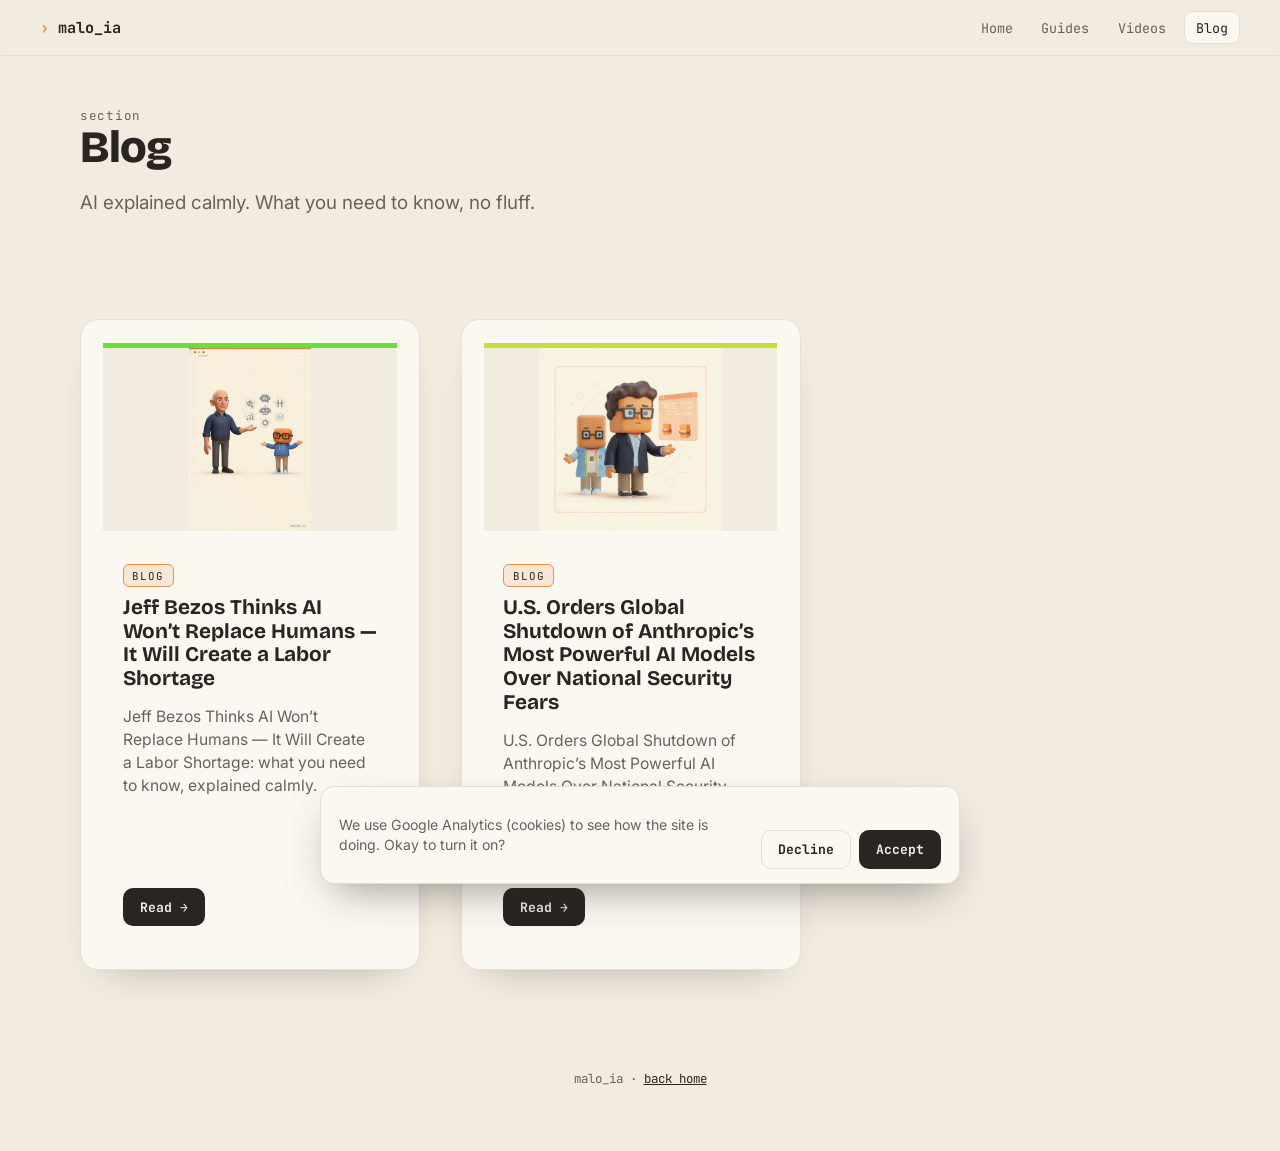
<file: blog.html>
<!DOCTYPE html>
<html lang="en">
<head>
<meta charset="UTF-8">
<meta name="viewport" content="width=device-width, initial-scale=1.0">
<title>Blog — malo_ia</title>
<meta name="description" content="AI explained calmly, no jargon, no hype.">
<link rel="preconnect" href="https://fonts.googleapis.com">
<link rel="preconnect" href="https://fonts.gstatic.com" crossorigin>
<link href="https://fonts.googleapis.com/css2?family=Bricolage+Grotesque:opsz,wght@12..96,600;12..96,800&family=Inter:wght@400;500;600&family=JetBrains+Mono:wght@400;500;700&display=swap" rel="stylesheet">
<link rel="stylesheet" href="styles.css">
<link rel="stylesheet" href="app.css">
<!-- Google tag (gtag.js) -->
<script async src="https://www.googletagmanager.com/gtag/js?id=G-9X4W5XDK38"></script>
<script>
  window.dataLayer = window.dataLayer || [];
  function gtag(){dataLayer.push(arguments);}
  gtag('js', new Date());
  gtag('config', 'G-9X4W5XDK38');
</script>
</head>
<body data-view="section" data-section="blog">

  <nav class="topnav">
    <a class="topnav__brand" href="index.html">malo_ia</a>
    <a class="topnav__link" href="index.html">Home</a>
    <a class="topnav__link" href="guias.html">Guides</a>
    <a class="topnav__link" href="memes.html">Videos</a>
    <a class="topnav__link is-active" href="blog.html">Blog</a>
  </nav>

  <header class="section" data-fallback>
    <p class="section__eyebrow">section</p>
    <h1 class="section__title">Blog</h1>
    <p class="lede">AI explained calmly. What you need to know, no fluff.</p>
  </header>

  <main class="section">
    <div id="malo-grid" class="grid"></div>
  </main>

  <footer class="foot">
    malo_ia · <a href="index.html">back home</a>
  </footer>

  <script src="app.js"></script>
</body>
</html>
</file>
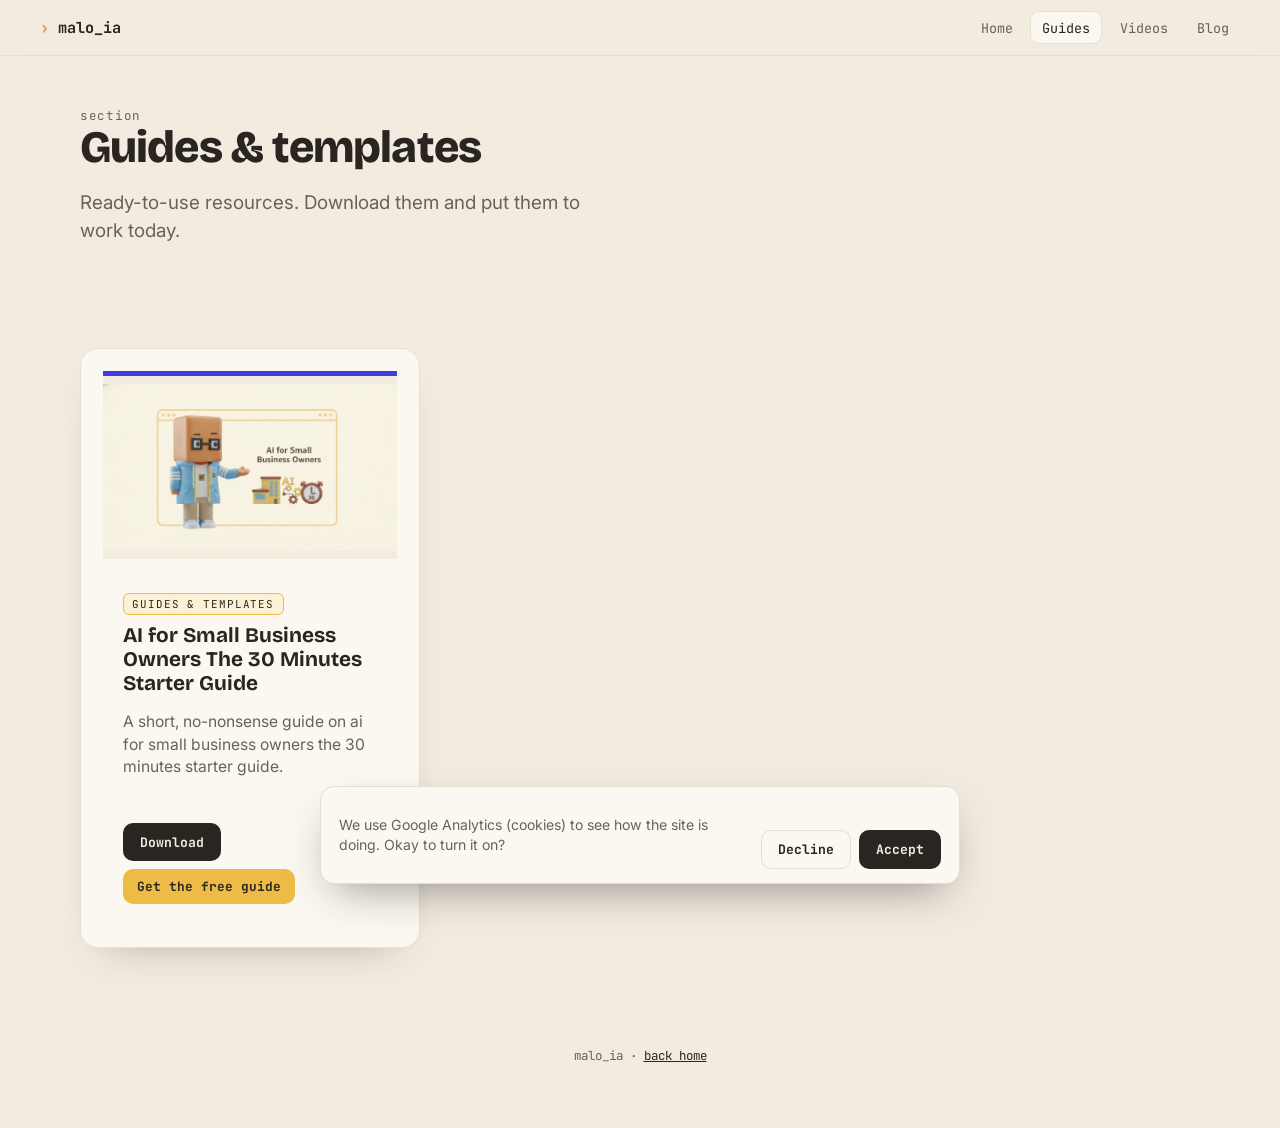
<file: guias.html>
<!DOCTYPE html>
<html lang="en">
<head>
<meta charset="UTF-8">
<meta name="viewport" content="width=device-width, initial-scale=1.0">
<title>Guides & templates — malo_ia</title>
<meta name="description" content="AI guides and templates, ready to use. Explained calmly, no jargon.">
<link rel="preconnect" href="https://fonts.googleapis.com">
<link rel="preconnect" href="https://fonts.gstatic.com" crossorigin>
<link href="https://fonts.googleapis.com/css2?family=Bricolage+Grotesque:opsz,wght@12..96,600;12..96,800&family=Inter:wght@400;500;600&family=JetBrains+Mono:wght@400;500;700&display=swap" rel="stylesheet">
<link rel="stylesheet" href="styles.css">
<link rel="stylesheet" href="app.css">
<!-- Google tag (gtag.js) -->
<script async src="https://www.googletagmanager.com/gtag/js?id=G-9X4W5XDK38"></script>
<script>
  window.dataLayer = window.dataLayer || [];
  function gtag(){dataLayer.push(arguments);}
  gtag('js', new Date());
  gtag('config', 'G-9X4W5XDK38');
</script>
</head>
<body data-view="section" data-section="guias">

  <nav class="topnav">
    <a class="topnav__brand" href="index.html">malo_ia</a>
    <a class="topnav__link" href="index.html">Home</a>
    <a class="topnav__link is-active" href="guias.html">Guides</a>
    <a class="topnav__link" href="memes.html">Videos</a>
    <a class="topnav__link" href="blog.html">Blog</a>
  </nav>

  <header class="section" data-fallback>
    <p class="section__eyebrow">section</p>
    <h1 class="section__title">Guides &amp; templates</h1>
    <p class="lede">Ready-to-use resources. Download them and put them to work today.</p>
  </header>

  <main class="section">
    <div id="malo-grid" class="grid"></div>
  </main>

  <footer class="foot">
    malo_ia · <a href="index.html">back home</a>
  </footer>

  <script src="app.js"></script>
</body>
</html>
</file>
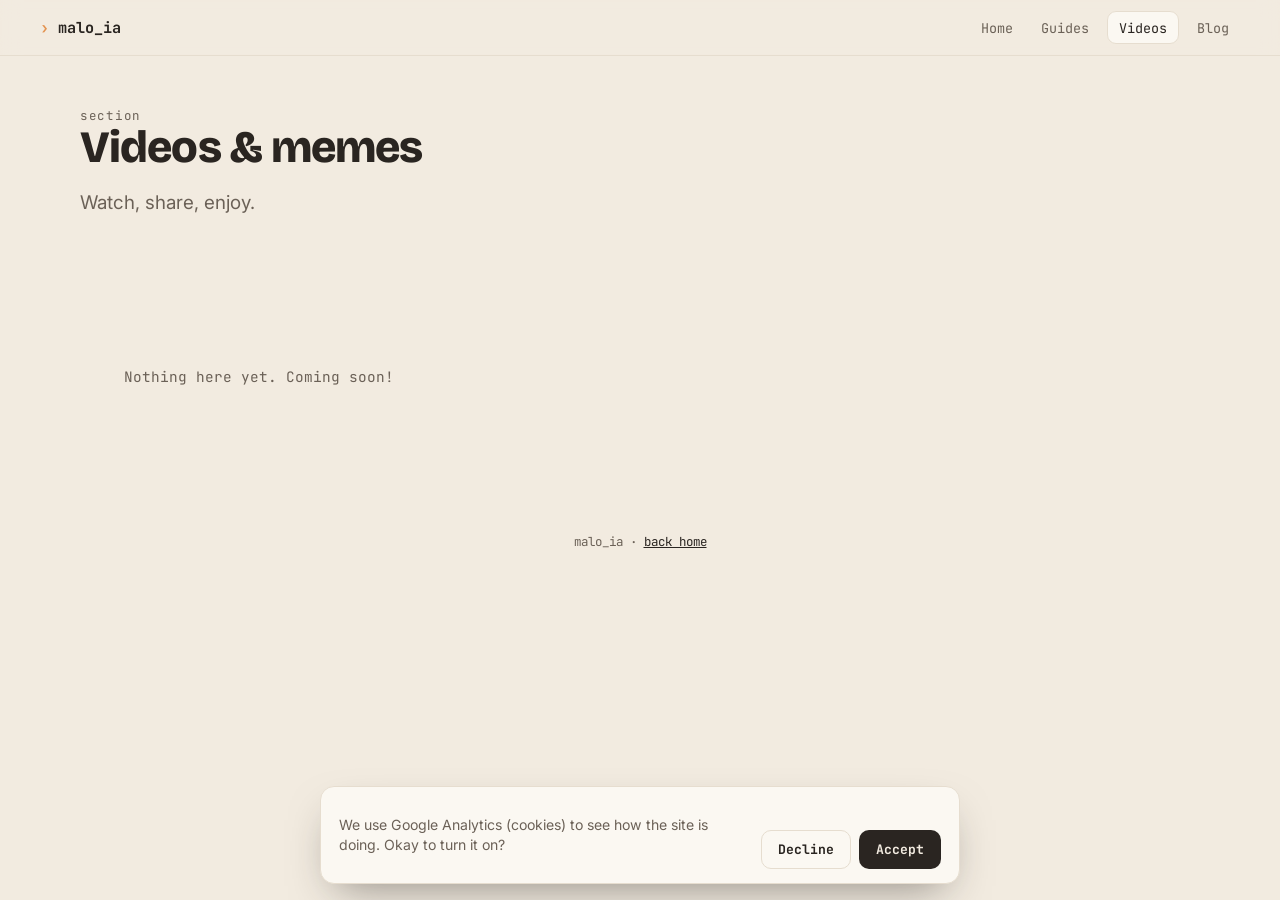
<file: memes.html>
<!DOCTYPE html>
<html lang="en">
<head>
<meta charset="UTF-8">
<meta name="viewport" content="width=device-width, initial-scale=1.0">
<title>Videos & memes — malo_ia</title>
<meta name="description" content="AI videos and memes. Watch, laugh, and share.">
<link rel="preconnect" href="https://fonts.googleapis.com">
<link rel="preconnect" href="https://fonts.gstatic.com" crossorigin>
<link href="https://fonts.googleapis.com/css2?family=Bricolage+Grotesque:opsz,wght@12..96,600;12..96,800&family=Inter:wght@400;500;600&family=JetBrains+Mono:wght@400;500;700&display=swap" rel="stylesheet">
<link rel="stylesheet" href="styles.css">
<link rel="stylesheet" href="app.css">
<!-- Google tag (gtag.js) -->
<script async src="https://www.googletagmanager.com/gtag/js?id=G-9X4W5XDK38"></script>
<script>
  window.dataLayer = window.dataLayer || [];
  function gtag(){dataLayer.push(arguments);}
  gtag('js', new Date());
  gtag('config', 'G-9X4W5XDK38');
</script>
</head>
<body data-view="section" data-section="memes">

  <nav class="topnav">
    <a class="topnav__brand" href="index.html">malo_ia</a>
    <a class="topnav__link" href="index.html">Home</a>
    <a class="topnav__link" href="guias.html">Guides</a>
    <a class="topnav__link is-active" href="memes.html">Videos</a>
    <a class="topnav__link" href="blog.html">Blog</a>
  </nav>

  <header class="section" data-fallback>
    <p class="section__eyebrow">section</p>
    <h1 class="section__title">Videos &amp; memes</h1>
    <p class="lede">Watch, share, enjoy.</p>
  </header>

  <main class="section">
    <div id="malo-grid" class="grid"></div>
  </main>

  <footer class="foot">
    malo_ia · <a href="index.html">back home</a>
  </footer>

  <script src="app.js"></script>
</body>
</html>
</file>
<file: styles.css>
/* ════════════════════════════════════════════════════════════════
   Malo IA — Landing
   Identidad: toda la web vive dentro de un "editor de código".
   Paleta derivada de BIX. Recorrido de frío → cálido al bajar.
   ════════════════════════════════════════════════════════════════ */

:root{
  --ink:        #2a2521;   /* texto, casi negro cálido */
  --ink-soft:   #6b6157;
  --cream:      #f2ebe0;   /* fondo cálido base */
  --panel:      #fbf8f2;   /* paneles claros */
  --orange:     #e3924f;   /* acento BIX */
  --blue:       #8cbdd9;   /* hoodie BIX */
  --yellow:     #efbb47;   /* cierre BIX (pop) */
  --night:      #16212e;   /* el ruido (frío/oscuro) */
  --night-soft: #243446;

  --maxw: 1120px;
  --r: 16px;

  --font-display: "Bricolage Grotesque", system-ui, sans-serif;
  --font-body: "Inter", system-ui, sans-serif;
  --font-mono: "JetBrains Mono", ui-monospace, monospace;
}

*{ box-sizing:border-box; margin:0; padding:0; }
html{ scroll-behavior:smooth; }
body{
  font-family:var(--font-body);
  color:var(--ink);
  background:var(--cream);
  -webkit-font-smoothing:antialiased;
  overflow-x:hidden;
}
img{ display:block; max-width:100%; }

.wrap{ width:min(100% - 2.5rem, var(--maxw)); margin-inline:auto; }

/* ── Tipografía compartida ───────────────────────────────────────── */
.eyebrow{
  font-family:var(--font-mono);
  font-size:.78rem; letter-spacing:.14em; text-transform:lowercase;
  color:var(--ink-soft); margin-bottom:1rem;
}
.headline{
  font-family:var(--font-display); font-weight:800;
  font-size:clamp(2rem, 6vw, 3.6rem); line-height:1.02;
  letter-spacing:-.02em; max-width:16ch;
}
.lede{
  font-size:clamp(1rem, 1.6vw, 1.18rem); line-height:1.5;
  color:var(--ink-soft); max-width:42ch; margin-top:1.1rem;
}

/* ════════════════════  S1 · HERO  ════════════════════ */
.hero{
  min-height:100svh; display:flex; align-items:center;
  padding:5rem 0 3rem; background:var(--cream);
}
.hero .wrap{ display:flex; flex-direction:column; align-items:center; text-align:center; }
.brandmark{
  font-family:var(--font-mono); font-weight:700; font-size:.95rem;
  letter-spacing:.05em; color:var(--ink); margin-bottom:1.6rem;
}
.brandmark::before{ content:"› "; color:var(--orange); }

/* la ventana de editor = firma del sitio */
.editor{
  width:min(100%, 880px);
  background:var(--panel);
  border:1px solid #e6ddcf;
  border-radius:var(--r);
  box-shadow:0 30px 60px -28px rgba(42,37,33,.45), 0 2px 0 #fff inset;
  overflow:hidden;
}
.editor__bar{
  display:flex; align-items:center; gap:.5rem;
  padding:.7rem 1rem; background:#f4eee3; border-bottom:1px solid #e9e0d1;
}
.dot{ width:11px; height:11px; border-radius:50%; }
.dot--orange{ background:var(--orange); }
.dot--blue{ background:var(--blue); }
.dot--yellow{ background:var(--yellow); }
.editor__tab{
  font-family:var(--font-mono); font-size:.8rem; color:var(--ink-soft);
  margin-left:.7rem; padding:.15rem .6rem; background:#fff;
  border:1px solid #e9e0d1; border-radius:7px;
}
.editor__status{
  font-family:var(--font-mono); font-size:.72rem; color:var(--orange);
  margin-left:auto; display:flex; align-items:center; gap:.4rem;
}
.editor__status::before{
  content:""; width:7px; height:7px; border-radius:50%;
  background:var(--orange); box-shadow:0 0 0 0 rgba(227,146,79,.6);
  animation:pulse 2s infinite;
}
@keyframes pulse{ 70%{ box-shadow:0 0 0 6px rgba(227,146,79,0);} 100%{ box-shadow:0 0 0 0 rgba(227,146,79,0);} }

.editor__stage{
  position:relative; aspect-ratio:16/9; overflow:hidden; background:#dfe7ee;
}
.editor__stage > spline-viewer,
.editor__stage > iframe{ position:absolute; inset:0; width:100%; height:100%; border:0; }
.stage__bg{ position:absolute; inset:0; width:100%; height:100%; object-fit:cover; }
.stage__bix{
  position:absolute; bottom:-2%; left:50%; transform:translateX(-50%);
  width:34%; min-width:160px; object-fit:contain; filter:drop-shadow(0 18px 22px rgba(0,0,0,.18));
}
.stage__comment{
  position:absolute; left:1rem; top:1rem;
  font-family:var(--font-mono); font-size:.8rem; color:#fff;
  background:rgba(22,33,46,.55); padding:.3rem .65rem; border-radius:6px;
  backdrop-filter:blur(3px);
}

.hero__title{
  font-family:var(--font-display); font-weight:800;
  font-size:clamp(1.8rem, 4.4vw, 3rem); line-height:1.04; letter-spacing:-.02em;
  max-width:18ch; margin:2.4rem auto 0;
}
.hero__sub{ font-size:clamp(1rem,1.6vw,1.18rem); color:var(--ink-soft); margin-top:1rem; }
.hero__cue{
  font-family:var(--font-mono); font-size:.78rem; color:var(--ink-soft);
  margin-top:2.4rem; display:flex; flex-direction:column; align-items:center; gap:.3rem;
}
.hero__cue span{ animation:bob 1.8s ease-in-out infinite; font-size:1rem; }
@keyframes bob{ 50%{ transform:translateY(5px);} }

/* ════════════════════  Escenas (común)  ════════════════════ */
.scene{ position:relative; min-height:100svh; display:flex; align-items:center; overflow:hidden; }
.scene__bg{ position:absolute; inset:0; width:100%; height:120%; top:-10%; object-fit:cover; z-index:0; }
.scene__inner{ position:relative; z-index:2; width:min(100% - 2.5rem, var(--maxw)); margin-inline:auto;
  padding:6rem 0; display:flex; align-items:center; gap:2rem; }
.scene__inner--center{ flex-direction:column; text-align:center; justify-content:center; }
.copy{ position:relative; z-index:2; }

/* ── S2 · El ruido (capas + pin) ── */
.scene--noise{ background:var(--night); color:#eaf0f6; }
.scene--noise .eyebrow{ color:#8aa0b6; }
.scene--noise .lede{ color:#eaf1f8; }
.layers{ position:relative; width:100%; height:100svh; display:flex; align-items:center; justify-content:center; }
.layer{ position:absolute; inset:0; width:100%; height:100%; object-fit:cover; }
.layer--bg{ z-index:0; opacity:.9; }
.layer--front{ z-index:1; opacity:.95; }
.layer--char{ z-index:2; object-fit:contain; width:auto; height:46%; left:50%; top:54%; transform:translate(-50%,-50%); }
.scene--noise .copy{ z-index:3; text-align:center; padding:1.8rem 1.6rem; border-radius:18px;
  text-shadow:0 2px 18px rgba(0,0,0,.92);
  background:radial-gradient(ellipse at center, rgba(8,13,20,.62), rgba(8,13,20,0) 72%); }
.copy--center{ margin-inline:auto; }

/* ── S3 · Te tengo ── */
.scene--order{ background:#ece2d2; }
.scene--order .copy{
  background:rgba(251,248,242,.80);
  -webkit-backdrop-filter:blur(7px); backdrop-filter:blur(7px);
  padding:1.7rem 1.9rem; border-radius:16px;
  border:1px solid rgba(255,255,255,.55);
  box-shadow:0 18px 40px -28px rgba(42,37,33,.5);
}
.figure--right{ width:42%; max-width:460px; object-fit:contain; margin-left:auto;
  filter:drop-shadow(0 24px 30px rgba(0,0,0,.16)); }
@media (max-width:780px){ .scene--order .scene__inner{ flex-direction:column-reverse; } .figure--right{ width:78%; margin:0 auto; } }

/* ── S4 · Lo que aprendes (riel horizontal) ── */
.scene--value{ background:#f4eee4; display:block; align-items:initial; }
.value__head{ position:relative; z-index:2; padding-top:6rem; }
.rail{ position:relative; z-index:2; height:100svh; display:flex; align-items:center; }
.rail__track{ display:flex; gap:1.5rem; padding:0 max(2.5rem, calc((100vw - var(--maxw))/2)); will-change:transform; }
.card{
  flex:0 0 78vw; max-width:340px; background:var(--panel);
  border:1px solid #e8dfd0; border-radius:18px; padding:1.4rem;
  box-shadow:0 20px 40px -26px rgba(42,37,33,.4);
}
@media (min-width:780px){ .card{ flex-basis:320px; } }
.card img{ width:100%; aspect-ratio:16/10; object-fit:contain; margin-bottom:1rem; }
.card h3{ font-family:var(--font-display); font-weight:700; font-size:1.3rem; margin-bottom:.4rem; }
.card p{ color:var(--ink-soft); font-size:.98rem; line-height:1.45; }
.card--bix{ background:linear-gradient(160deg,#fff,#f3ebdc); border-color:var(--yellow); }

/* ── S5 · El cambio (wipe antes/después) ── */
.scene--shift{ background:#efe6d8; }
.beforeafter{ position:relative; width:min(100%, 820px); aspect-ratio:16/9;
  margin:2rem auto 0; border-radius:var(--r); overflow:hidden;
  box-shadow:0 30px 60px -30px rgba(42,37,33,.5); }
.ba{ position:absolute; inset:0; width:100%; height:100%; object-fit:cover; }
.ba--before{ z-index:1; filter:saturate(.8); }
.ba--after{ z-index:2; clip-path:inset(0 0 0 100%); } /* JS revela */
.ba__tag{ position:absolute; bottom:1rem; z-index:3; font-family:var(--font-mono);
  font-size:.72rem; padding:.25rem .6rem; border-radius:6px; background:rgba(255,255,255,.85); }
.ba__tag--before{ left:1rem; }
.ba__tag--after{ right:1rem; background:var(--yellow); }

/* ── S6 · CTA ── */
.scene--cta{ background:#f2e6d2; }
.figure--wave{ width:34%; max-width:300px; object-fit:contain; margin:0 auto 1.5rem;
  filter:drop-shadow(0 22px 26px rgba(0,0,0,.16)); }
.btn{
  display:inline-block; margin-top:1.8rem; font-family:var(--font-mono); font-weight:700;
  font-size:.95rem; color:#fff; background:var(--ink); text-decoration:none;
  padding:.9rem 1.6rem; border-radius:10px; transition:transform .15s ease, background .15s ease;
}
.btn:hover{ transform:translateY(-2px); background:var(--orange); }
.btn:focus-visible{ outline:3px solid var(--blue); outline-offset:3px; }
.signoff{ font-family:var(--font-mono); font-size:.76rem; color:var(--ink-soft); margin-top:2.4rem; }

/* ── Redes sociales (CTA) ── */
.social__label{ font-family:var(--font-mono); font-size:.8rem; color:var(--ink-soft); margin-top:1.8rem; }
.social{ display:flex; flex-wrap:wrap; gap:.7rem; justify-content:center; margin-top:.9rem; }
.social__link{
  font-family:var(--font-mono); font-weight:700; font-size:.92rem;
  color:var(--ink); text-decoration:none;
  padding:.7rem 1.15rem; border-radius:10px;
  background:var(--panel); border:1px solid #e6ddcf;
  transition:transform .15s ease, background .15s ease, color .15s ease, border-color .15s ease;
}
.social__link::before{ content:"\203A  "; color:var(--orange); }
.social__link:hover{ transform:translateY(-2px); background:var(--ink); color:var(--cream); border-color:var(--ink); }
.social__link:hover::before{ color:var(--yellow); }
.social__link:focus-visible{ outline:3px solid var(--blue); outline-offset:3px; }

/* ── Animación base (revelado) ── */
[data-anim="up"]{ opacity:0; transform:translateY(24px); }
.is-in[data-anim="up"], [data-anim="up"].is-in{ opacity:1; transform:none; }

/* ── Accesibilidad / movimiento reducido ── */
@media (prefers-reduced-motion:reduce){
  html{ scroll-behavior:auto; }
  *{ animation:none !important; transition:none !important; }
  [data-anim="up"]{ opacity:1; transform:none; }
  .ba--after{ clip-path:inset(0 0 0 0); } /* muestra el "después" fijo */
}

/* ── Foco visible global ── */
a:focus-visible, button:focus-visible{ outline:3px solid var(--blue); outline-offset:3px; }
</file>
<file: app.css>
/* ════════════════════════════════════════════════════════════════
   malo_ia — componentes de contenido (carrusel + secciones + nav)
   Usa las mismas variables que styles.css (:root). Responsive y con
   la misma vibra cálida de la landing.
   ════════════════════════════════════════════════════════════════ */

/* ── Ajustes a la landing ──────────────────────────────────────────────────
   1) En las escenas centradas, el título y el lede comparten el mismo eje
      (sin margin auto, el lede quedaba corrido a la izquierda).
   2) S2 ahora es cálida: el eyebrow gris-azulado se perdía → tono cálido legible. */
.scene--noise .headline, .scene--noise .lede,
.scene__inner--center .headline, .scene__inner--center .lede{ margin-inline:auto; }
.scene--noise .eyebrow{ color:#f3ead9; }

/* 3) S4 'what you learn': llenar el hueco entre el titulo y las tarjetas con
      una linea de apoyo + BIX presentando (flota suave), y subir las cards. */
.value__head{ display:flex; align-items:center; gap:2.5rem; flex-wrap:wrap; padding-top:5rem; }
.value__intro{ flex:1 1 360px; }
.value__intro .lede{ margin-top:1.1rem; }
.value__bix{
  flex:0 0 auto; width:min(34%, 300px); object-fit:contain;
  filter:drop-shadow(0 18px 26px rgba(42,37,33,.18));
  animation: valBixFloat 5s ease-in-out infinite;
}
@keyframes valBixFloat{ 0%,100%{ transform:translateY(0); } 50%{ transform:translateY(-12px); } }
.scene--value .rail{ height:auto; min-height:auto; padding:2.5rem 0 3.5rem; }
@media (max-width:780px){
  .value__bix{ width:62%; margin:0 auto; }
  .value__head{ padding-top:4rem; }
}
@media (prefers-reduced-motion:reduce){ .value__bix{ animation:none; } }

/* 4) S6 'your turn': el texto secundario se perdia sobre el fondo brillante.
      Lo paso a oscuro con un halo suave + agrego botones a las secciones. */
.scene--cta .eyebrow,
.scene--cta .lede,
.scene--cta .social__label,
.scene--cta .signoff{
  color: var(--ink);
  text-shadow: 0 1px 2px rgba(255,251,244,.6), 0 2px 16px rgba(255,251,244,.85);
}
.scene--cta .lede{ font-weight:500; }
.cta-sections{ display:flex; gap:.7rem; flex-wrap:wrap; justify-content:center; margin-top:1.9rem; }
.cta-sections .btn{ font-size:.9rem; padding:.85rem 1.4rem; }

/* ── Nav superior (para movernos entre apartados) ── */
.topnav{
  position:sticky; top:0; z-index:50;
  display:flex; align-items:center; gap:.4rem; flex-wrap:wrap;
  padding:.7rem clamp(1rem, 4vw, 2.5rem);
  background:rgba(242,235,224,.82); backdrop-filter:blur(10px);
  border-bottom:1px solid var(--border, #e6ddcf);
}
.topnav__brand{
  font-family:var(--font-mono); font-weight:700; font-size:.95rem;
  color:var(--ink); text-decoration:none; margin-right:auto;
}
.topnav__brand::before{ content:"› "; color:var(--orange); }
.topnav__link{
  font-family:var(--font-mono); font-size:.84rem; color:var(--ink-soft);
  text-decoration:none; padding:.4rem .7rem; border-radius:9px;
  transition:background .15s ease, color .15s ease;
}
.topnav__link:hover{ background:var(--panel); color:var(--ink); }
.topnav__link.is-active{ color:var(--ink); background:var(--panel); border:1px solid var(--border,#e6ddcf); }

/* ── Encabezado de sección ── */
.section{ width:min(100% - 2.5rem, var(--maxw)); margin:0 auto; padding:3.2rem 0; }
.section__head{ margin-bottom:1.6rem; }
.section__head--row{ display:flex; align-items:flex-end; justify-content:space-between; gap:1rem; flex-wrap:wrap; }
.section__eyebrow{
  font-family:var(--font-mono); font-size:.78rem; letter-spacing:.14em;
  text-transform:lowercase; color:var(--ink-soft);
}
.section__title{
  font-family:var(--font-display); font-weight:800;
  font-size:clamp(1.7rem, 5vw, 2.8rem); line-height:1.04; letter-spacing:-.02em;
}
.section__more{
  font-family:var(--font-mono); font-size:.85rem; color:var(--ink);
  text-decoration:none; border-bottom:2px solid var(--yellow);
}

/* ── Ajustes responsive (móvil / tablet) ── */
@media (max-width:560px){
  .section{ padding:2.2rem 0; }
  .topnav{ padding:.6rem .9rem; gap:.2rem; }
  .topnav__link{ padding:.35rem .5rem; font-size:.8rem; }
  .article{ padding:1.6rem 0 1rem; }
  .carousel__rail{ padding-left:1rem; padding-right:1rem; }
}

/* ── Carrusel "lo nuevo" ── */
.carousel{ position:relative; }
.carousel__rail{
  display:flex; gap:1.2rem; overflow-x:auto; scroll-snap-type:x mandatory;
  padding:.4rem clamp(1rem,4vw,2.5rem) 1.4rem;
  scrollbar-width:none; -ms-overflow-style:none;
}
.carousel__rail::-webkit-scrollbar{ display:none; }

/* tarjeta del carrusel: SOLO imagen + título en negrita (sin apreturas) */
.snap{
  scroll-snap-align:start; flex:0 0 78vw; max-width:360px;
  text-decoration:none; color:var(--ink); display:block;
}
@media (min-width:780px){ .snap{ flex-basis:360px; } }
.snap__cover{
  width:100%; aspect-ratio:16/9; object-fit:cover; display:block;
  border-radius:16px; border:1px solid var(--border, #e8dfd0); background:var(--cream);
  box-shadow:0 20px 40px -28px rgba(42,37,33,.4);
  transition:transform .18s ease, box-shadow .18s ease;
}
.snap:hover .snap__cover{ transform:translateY(-3px); box-shadow:0 26px 48px -24px rgba(42,37,33,.5); }
.snap__title{
  font-family:var(--font-display); font-weight:800; font-size:1.2rem; line-height:1.18;
  letter-spacing:-.01em; margin-top:.8rem;
}
.snap__title::after{
  content:""; display:block; width:40px; height:4px; border-radius:3px;
  background:var(--acc, var(--orange)); margin-top:.55rem;
}
.carousel__btn{
  position:absolute; top:38%; z-index:5; width:42px; height:42px; border:0; cursor:pointer;
  border-radius:50%; background:var(--ink); color:var(--cream); font-size:1.1rem;
  display:none; align-items:center; justify-content:center;
  box-shadow:0 8px 20px -8px rgba(42,37,33,.6);
}
@media (min-width:900px){ .carousel__btn{ display:flex; } }
.carousel__btn--prev{ left:.3rem; } .carousel__btn--next{ right:.3rem; }

/* ── Grilla de secciones ── */
.grid{
  display:grid; gap:1.4rem;
  /* min(100%, 280px) evita que se desborde en celulares angostos */
  grid-template-columns:repeat(auto-fill, minmax(min(100%, 280px), 1fr));
}

/* ── Tarjeta ── */
.card{
  background:var(--panel); border:1px solid var(--border, #e8dfd0);
  border-radius:18px; overflow:hidden; display:flex; flex-direction:column;
  box-shadow:0 20px 40px -28px rgba(42,37,33,.4);
  transition:transform .18s ease, box-shadow .18s ease;
}
.card:hover{ transform:translateY(-3px); box-shadow:0 26px 48px -26px rgba(42,37,33,.5); }
/* barra de color de la publicación (teoría del color → el grid toma carácter) */
.card__bar{ display:block; height:5px; background:var(--acc, var(--orange)); }
.card__cover{ width:100%; aspect-ratio:16/9; object-fit:cover; background:var(--cream); }
.card__body{ padding:1.1rem 1.2rem 1.3rem; display:flex; flex-direction:column; gap:.55rem; flex:1; }
.card__tag{
  align-self:flex-start; font-family:var(--font-mono); font-size:.68rem;
  letter-spacing:.08em; text-transform:uppercase; padding:.2rem .55rem; border-radius:6px;
  color:var(--ink); background:var(--cream); border:1px solid var(--border,#e8dfd0);
}
.card__tag--guias{ background:#fbf2d6; border-color:var(--yellow); }
.card__tag--memes{ background:#e4f0f7; border-color:var(--blue); }
.card__tag--blog{ background:#f8e7d6; border-color:var(--orange); }
.card__title{ font-family:var(--font-display); font-weight:700; font-size:1.18rem; line-height:1.15; }
.card__text{ color:var(--ink-soft); font-size:.95rem; line-height:1.45; }
.card__caption{
  font-size:.9rem; color:var(--ink-soft); line-height:1.5; white-space:pre-line;
  background:var(--cream); border-radius:10px; padding:.7rem .8rem; border:1px dashed var(--border,#e6ddcf);
}
.card__actions{ display:flex; flex-wrap:wrap; gap:.5rem; margin-top:auto; padding-top:.4rem; }

/* ── Botones ── */
.btn{
  display:inline-flex; align-items:center; gap:.4rem; cursor:pointer;
  font-family:var(--font-mono); font-weight:700; font-size:.82rem; text-decoration:none;
  padding:.6rem 1rem; border-radius:10px; border:1px solid transparent;
  transition:transform .15s ease, background .15s ease, color .15s ease;
}
.btn:hover{ transform:translateY(-2px); }
.btn--primary{ background:var(--ink); color:var(--cream); }
.btn--primary:hover{ background:var(--orange); }
.btn--ghost{ background:var(--panel); color:var(--ink); border-color:var(--border,#e6ddcf); }
.btn--ghost:hover{ background:var(--cream); }
.btn--share{ background:var(--cream); color:var(--ink); border-color:var(--border,#e6ddcf); padding:.55rem .8rem; }

/* ── CTA de embudo (link en bio → guía) ── */
.lead-cta{
  font-family:var(--font-mono); font-size:.8rem; color:var(--ink);
  background:var(--yellow); padding:.55rem .9rem; border-radius:10px; text-decoration:none;
  display:inline-flex; align-items:center; gap:.4rem; font-weight:700;
}
.lead-cta:hover{ filter:brightness(1.03); transform:translateY(-2px); }

/* ── Feed estilo 9gag (apartado de memes) ── */
.feed{ max-width:560px; margin:0 auto; display:flex; flex-direction:column; gap:1.6rem; }
.post{
  background:var(--panel); border:1px solid var(--border, #e8dfd0);
  border-radius:16px; overflow:hidden;
  box-shadow:0 20px 40px -28px rgba(42,37,33,.4);
}
.post__head{ padding:1rem 1.1rem .2rem; display:flex; flex-direction:column; gap:.5rem; }
.post__title{ font-family:var(--font-display); font-weight:800; font-size:1.35rem; line-height:1.15; }
.post__media{ display:block; margin-top:.7rem; background:var(--cream); }
.post__media img{ width:100%; height:auto; display:block; }   /* tamaño real del meme */
.post__video{ width:100%; height:auto; display:block; margin-top:.7rem; background:#000; }
.post__caption{
  padding:.9rem 1.1rem; color:var(--ink-soft); font-size:.93rem; line-height:1.5;
  white-space:pre-line;
}
.post__bar{
  display:flex; flex-wrap:wrap; gap:.5rem; align-items:center;
  padding:.7rem 1rem; border-top:1px solid var(--border, #e8dfd0);
}
.post__cta{ margin:0; border-radius:0; justify-content:center; padding:.85rem; }

/* ── Botones de compartir por red (pills con el color de cada plataforma) ── */
.sbtn{
  display:inline-flex; align-items:center; gap:.45rem; cursor:pointer;
  font-family:var(--font-mono); font-weight:700; font-size:.8rem; text-decoration:none;
  padding:.5rem .85rem; border-radius:999px;
  border:1px solid var(--border, #e6ddcf); background:var(--panel); color:var(--ink);
  transition:transform .15s ease, background .15s ease, border-color .15s ease;
}
.sbtn:hover{ transform:translateY(-2px); }
.sbtn::before{ content:""; width:9px; height:9px; border-radius:50%; flex:0 0 auto; }
.sbtn--wa::before{ background:#25D366; }
.sbtn--fb::before{ background:#1877F2; }
.sbtn--x::before{  background:#111111; }
.sbtn--ig::before{ background:radial-gradient(circle at 30% 107%, #fdf497 0%, #fd5949 45%, #d6249f 70%, #285AEB 100%); }
.sbtn--tt::before{ background:linear-gradient(45deg, #25F4EE, #FE2C55); }
.sbtn--link::before{ background:#6b6157; }

/* ── Visor de post (blog) ── */
.article{ width:min(100% - 2.5rem, 720px); margin:0 auto; padding:2.4rem 0 1rem; }
.article__title{
  font-family:var(--font-display); font-weight:800;
  font-size:clamp(1.8rem, 5vw, 2.8rem); line-height:1.08; letter-spacing:-.02em;
  margin:.5rem 0 1.3rem;
}
.article__cover{
  width:100%; aspect-ratio:16/9; object-fit:cover; border-radius:16px;
  border:1px solid var(--border, #e8dfd0); margin-bottom:1.7rem;
}
.prose{ font-size:1.06rem; line-height:1.72; color:var(--ink); }
.prose h2{ font-family:var(--font-display); font-weight:800; font-size:1.5rem; letter-spacing:-.01em; margin:1.9rem 0 .6rem; }
.prose h3{ font-family:var(--font-display); font-weight:700; font-size:1.2rem; margin:1.4rem 0 .5rem; }
.prose p{ margin:0 0 1rem; }
.prose ul, .prose ol{ margin:0 0 1rem 1.3rem; }
.prose li{ margin:.35rem 0; }
.prose a{ color:var(--ink); text-decoration:underline; text-decoration-color:var(--orange); text-underline-offset:3px; }
.prose blockquote{ border-left:3px solid var(--yellow); padding-left:1rem; margin:1.1rem 0; color:var(--ink-soft); }
.prose code{ font-family:var(--font-mono); font-size:.9em; background:var(--cream); padding:.1rem .35rem; border-radius:5px; }
.prose pre{ background:var(--night); color:#eaf0f6; padding:1rem 1.1rem; border-radius:12px; overflow:auto; margin:0 0 1rem; }
.prose pre code{ background:none; color:inherit; padding:0; }
.prose__fig{ margin:1.6rem 0; }
.prose__fig img, .prose__img{
  width:100%; height:auto; display:block; border-radius:14px;
  border:1px solid var(--border, #e8dfd0);
}
.article__sources{ margin-top:2.2rem; border-top:1px solid var(--border, #e8dfd0); padding-top:1.2rem; }
.article__sources h3{ font-family:var(--font-mono); font-size:.78rem; text-transform:uppercase; letter-spacing:.1em; color:var(--ink-soft); margin-bottom:.5rem; }
.article__sources ul{ margin-left:1.1rem; }
.article__sources a{ color:var(--ink-soft); word-break:break-word; }
.article__share{ margin-top:2rem; display:flex; align-items:center; gap:.5rem; flex-wrap:wrap; }
.article__sharelabel{ font-family:var(--font-mono); font-size:.8rem; color:var(--ink-soft); margin-right:.3rem; }

/* ── Estado vacío ── */
.empty{
  text-align:center; padding:3rem 1rem; color:var(--ink-soft);
  font-family:var(--font-mono); font-size:.9rem;
}

/* ── Revelado (mismo lenguaje que la landing) ── */
.reveal{ opacity:0; transform:translateY(22px); }
.reveal.is-in{ opacity:1; transform:none; transition:opacity .6s ease, transform .6s ease; }
@media (prefers-reduced-motion:reduce){ .reveal{ opacity:1; transform:none; } }

/* ── Aviso de cookies ── */
.cookie-bar{
  position:fixed; left:50%; bottom:1rem; transform:translateX(-50%); z-index:100;
  width:min(100% - 1.5rem, 640px);
  display:flex; align-items:center; gap:1rem; flex-wrap:wrap; justify-content:space-between;
  background:var(--panel); color:var(--ink);
  border:1px solid var(--border, #e6ddcf); border-radius:14px; padding:.9rem 1.1rem;
  box-shadow:0 18px 44px -16px rgba(42,37,33,.5);
}
.cookie-bar p{ margin:0; flex:1 1 260px; font-size:.88rem; line-height:1.45; color:var(--ink-soft); }
.cookie-bar__btns{ display:flex; gap:.5rem; }
.cookie-bar .btn{ font-size:.82rem; }

/* ── Footer reusable ── */
.foot{
  text-align:center; padding:3rem 1rem 4rem;
  font-family:var(--font-mono); font-size:.78rem; color:var(--ink-soft);
}
.foot a{ color:var(--ink); }
</file>
